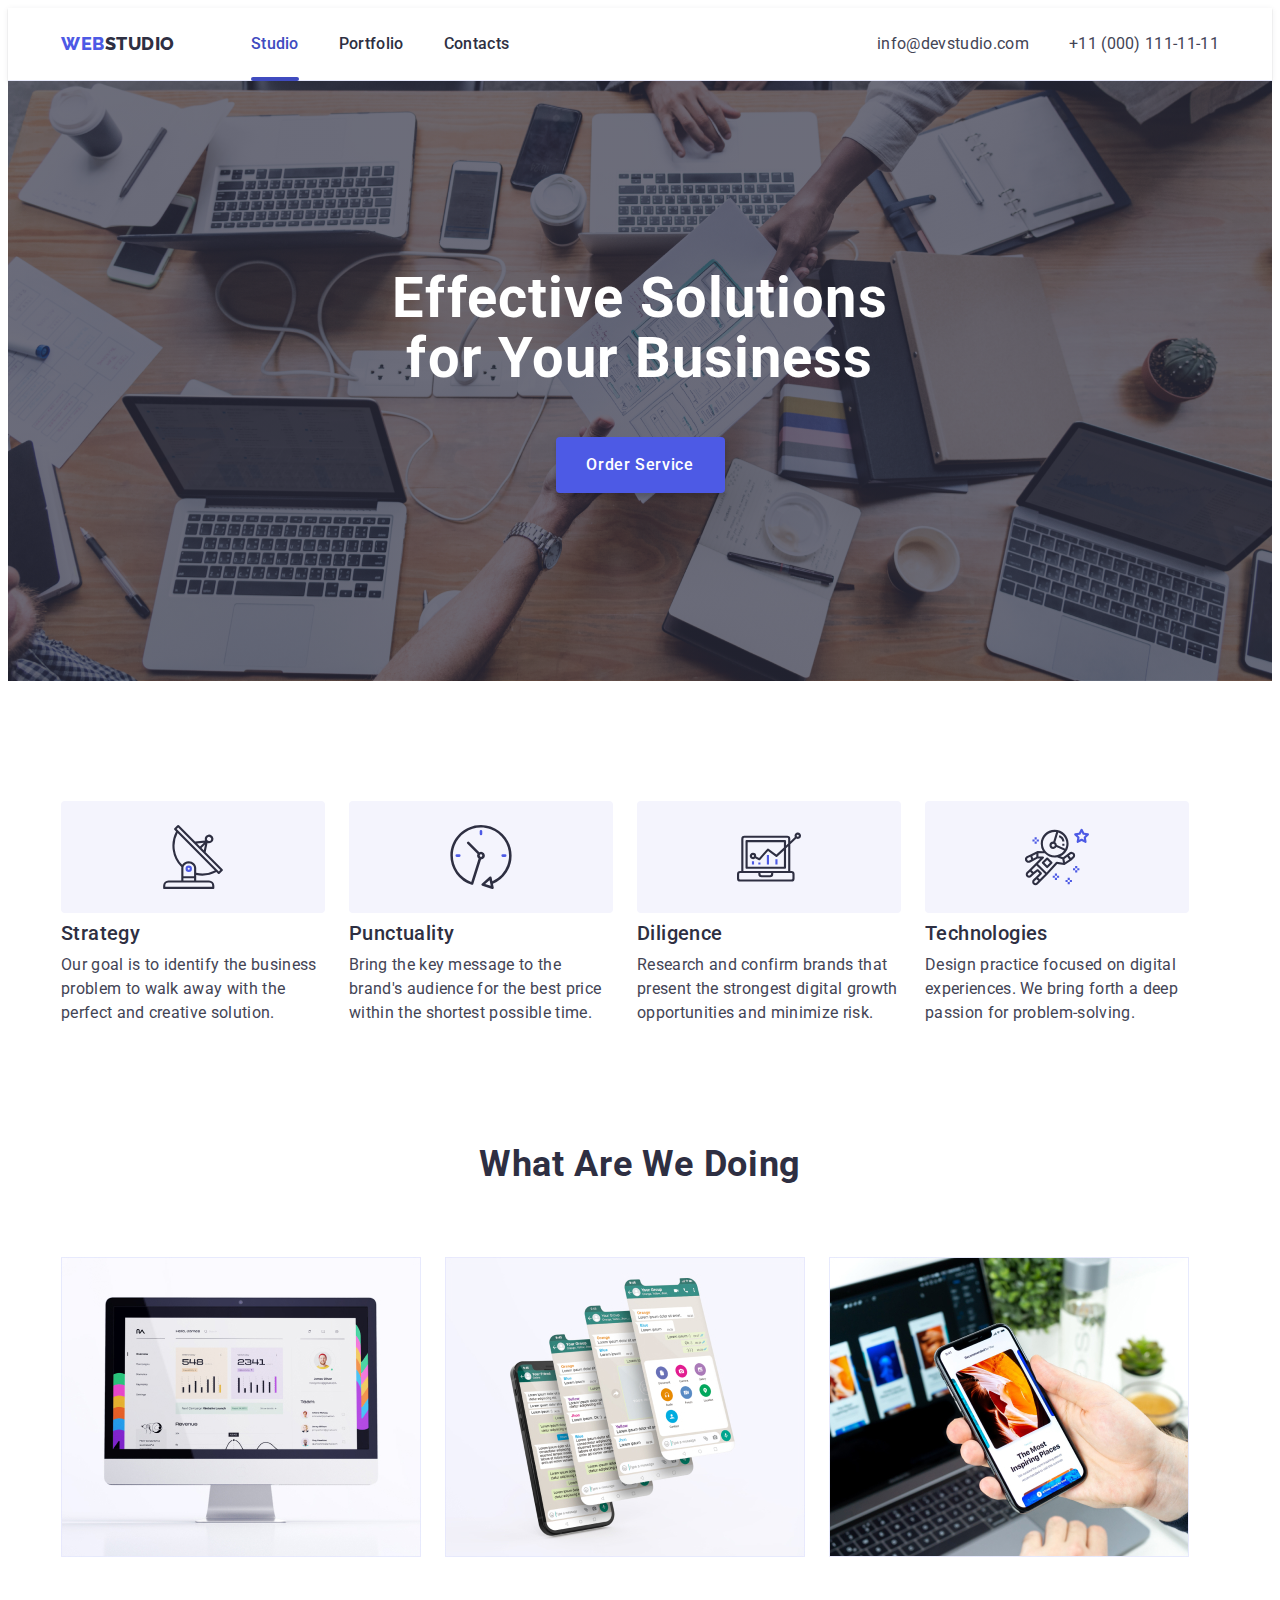
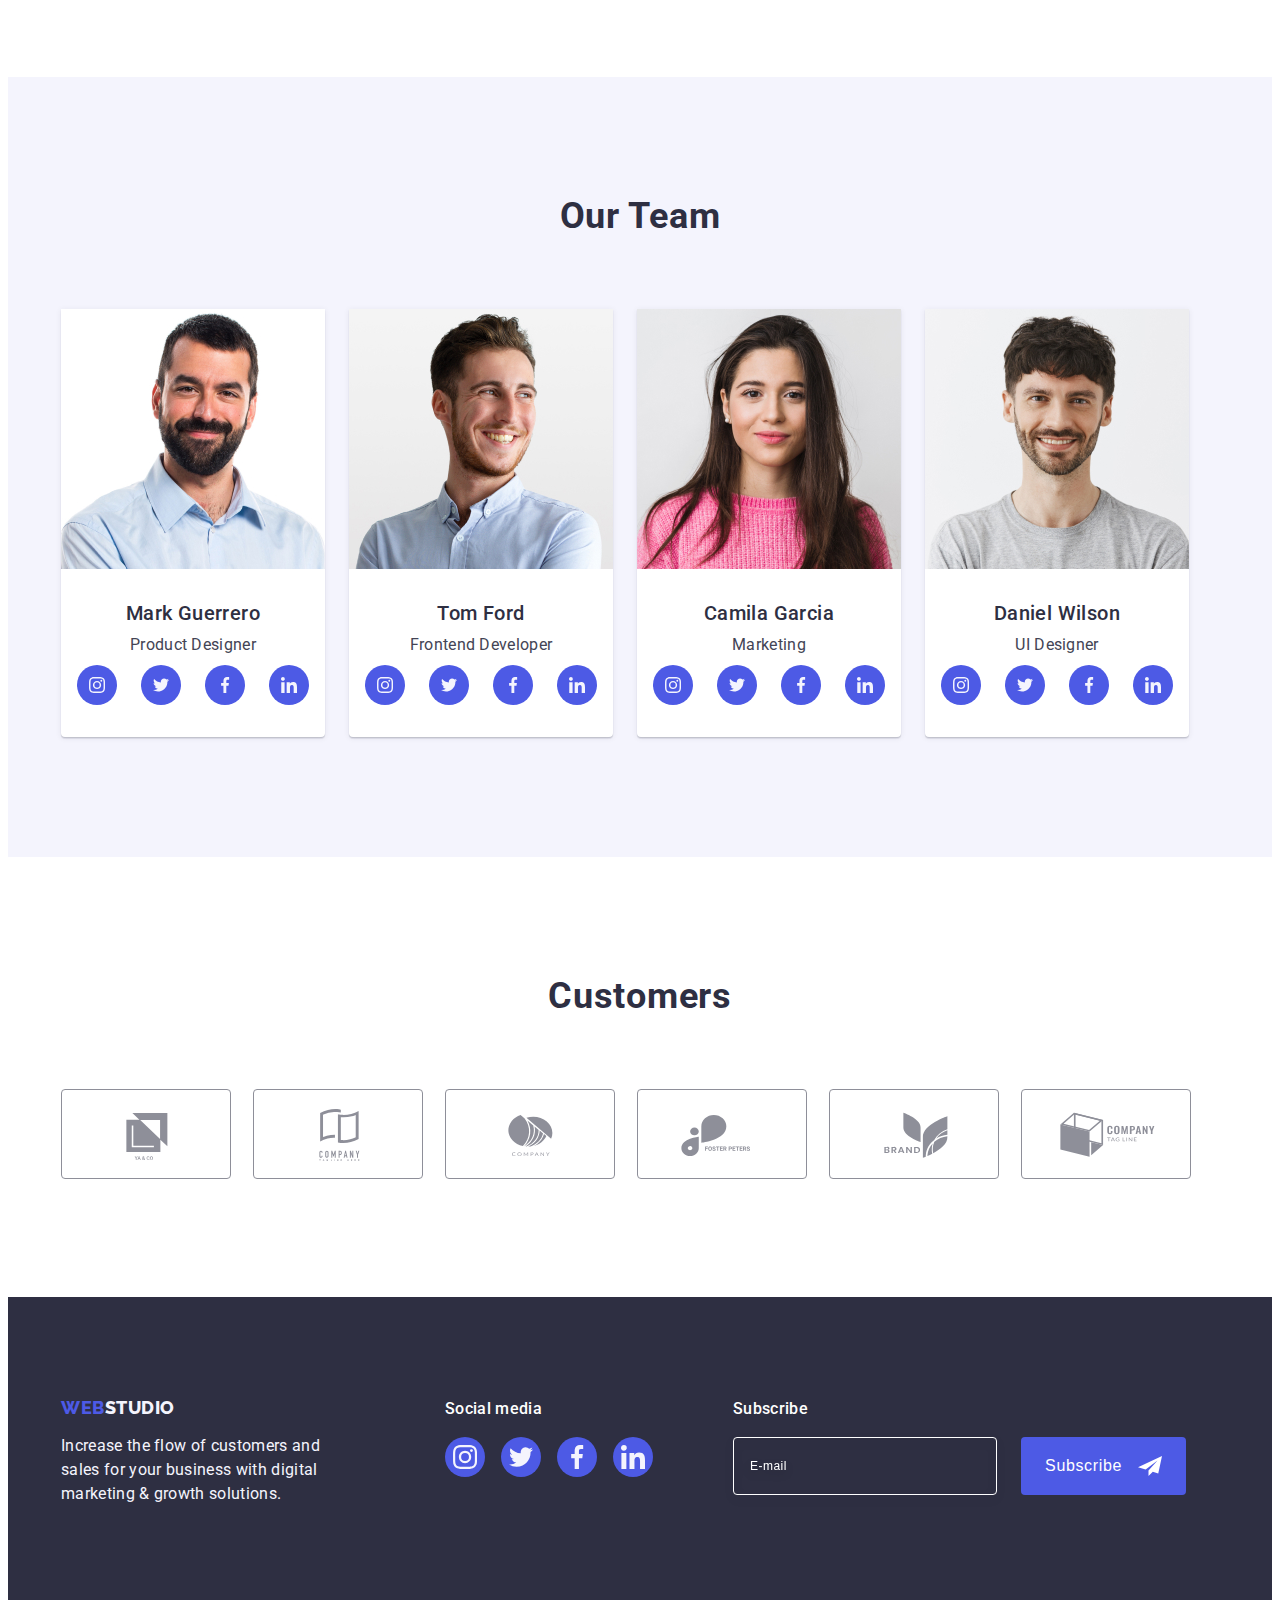
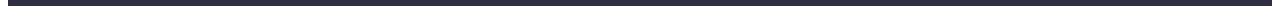
<file: index.html>
<!DOCTYPE html>
<html lang="en">
  <head>
    <meta charset="UTF-8" />
    <meta http-equiv="X-UA-Compatible" content="IE=edge" />
    <meta name="viewport" content="width=device-width, initial-scale=1.0" />
    <title>Studio</title>
    <link rel="preconnect" href="https://fonts.googleapis.com" />
    <link rel="preconnect" href="https://fonts.gstatic.com" crossorigin />
    <link
      href="https://fonts.googleapis.com/css2?family=Raleway:wght@400;600;700;800&family=Roboto:wght@400;500;700;900&display=swap"
      rel="stylesheet"
    />
    <link
      rel="stylesheet"
      href="https://cdnjs.cloudflare.com/ajax/libs/modern-normalize/1.1.0/modern-normalize.min.css"
      integrity="sha512-wpPYUAdjBVSE4KJnH1VR1HeZfpl1ub8YT/NKx4PuQ5NmX2tKuGu6U/JRp5y+Y8XG2tV+wKQpNHVUX03MfMFn9Q=="
      crossorigin="anonymous"
      referrerpolicy="no-referrer"
    />
    <link rel="stylesheet" href="./css/styles.css" />
  </head>

  <body>
    <header class="header">
      <div class="container header-container">
        <nav class="header-navigation">
          <a href="./index.html" class="logo-web link"
            >Web<span class="logo-studio link">Studio</span></a
          >
          <ul class="header-list list">
            <li class="header-item">
              <a class="header-link link active-page" href="./index.html"
                >Studio</a
              >
            </li>
            <li class="header-item">
              <a class="header-link link" href="./portfolio.html">Portfolio</a>
            </li>
            <li class="header-item">
              <a class="header-link link" href="">Contacts</a>
            </li>
          </ul>
        </nav>

        <address class="header-address">
          <ul class="address-list list">
            <li class="address-email">
              <a class="address-link link" href="mailto:info@devstudio.com"
                >info@devstudio.com</a
              >
            </li>
            <li class="address-phone">
              <a class="address-link link" href="tel:+110001111111"
                >+11 (000) 111-11-11</a
              >
            </li>
          </ul>
        </address>
      </div>
    </header>

    <main>
      <section class="hero">
        <div class="container">
          <h1 class="hero-title">Effective Solutions for Your Business</h1>
          <button class="hero-button" data-modal-open type="submit">
            Order Service
          </button>
        </div>
      </section>

      <section class="features section">
        <div class="container">
          <h2 class="features-main-title visually-hidden">Features</h2>
          <ul class="features-list list">
            <li class="features-item">
              <div class="features-item-bgr">
                <svg class="features-icon">
                  <use href="./images/icons.svg#icon-antenna"></use>
                </svg>
              </div>
              <h3 class="features-title">Strategy</h3>
              <p class="features-text">
                Our goal is to identify the business problem to walk away with
                the perfect and creative solution.
              </p>
            </li>
            <li class="features-item">
              <div class="features-item-bgr">
                <svg class="features-icon">
                  <use href="./images/icons.svg#icon-clock"></use>
                </svg>
              </div>
              <h3 class="features-title">Punctuality</h3>
              <p class="features-text">
                Bring the key message to the brand's audience for the best price
                within the shortest possible time.
              </p>
            </li>
            <li class="features-item">
              <div class="features-item-bgr">
                <svg class="features-icon">
                  <use href="./images/icons.svg#icon-diagram"></use>
                </svg>
              </div>
              <h3 class="features-title">Diligence</h3>
              <p class="features-text">
                Research and confirm brands that present the strongest digital
                growth opportunities and minimize risk.
              </p>
            </li>
            <li class="features-item">
              <div class="features-item-bgr">
                <svg class="features-icon">
                  <use href="./images/icons.svg#icon-astronaut"></use>
                </svg>
              </div>
              <h3 class="features-title">Technologies</h3>
              <p class="features-text">
                Design practice focused on digital experiences. We bring forth a
                deep passion for problem-solving.
              </p>
            </li>
          </ul>
        </div>
      </section>

      <section class="doing">
        <div class="container">
          <h2 class="doing-title">What are we doing</h2>
          <ul class="doing-list list">
            <li class="doing-img">
              <img
                src="./images/what-img1.jpg"
                alt="PC"
                width="360"
                height="300"
              />
            </li>
            <li class="doing-img">
              <img
                src="./images/what-img2.jpg"
                alt="Phone"
                width="360"
                height="300"
              />
            </li>
            <li class="doing-img">
              <img
                src="./images/what-img3.jpg"
                alt="PC and Phone"
                width="360"
                height="300"
              />
            </li>
          </ul>
        </div>
      </section>

      <section class="team">
        <div class="container">
          <h2 class="team-title">Our Team</h2>
          <ul class="team-list list">
            <li class="team-member">
              <img
                src="./images/our-team-img4.jpg"
                alt="Product Designer"
                width="264"
                height="260"
              />
              <div class="card-content">
                <h3 class="member-name">Mark Guerrero</h3>
                <p class="member-text">Product Designer</p>
                <ul class="member-soc-list list">
                  <li class="member-soc-item">
                    <a class="member-soc-link link" href="#">
                      <svg class="member-soc-icon" width="16" height="16">
                        <use href="./images/icons.svg#icon-instagram"></use>
                      </svg>
                    </a>
                  </li>
                  <li class="member-soc-item">
                    <a class="member-soc-link link" href="#">
                      <svg class="member-soc-icon" width="16" height="16">
                        <use href="./images/icons.svg#icon-twitter"></use>
                      </svg>
                    </a>
                  </li>
                  <li class="member-soc-item">
                    <a class="member-soc-link link" href="#">
                      <svg class="member-soc-icon" width="16" height="16">
                        <use href="./images/icons.svg#icon-facebook"></use>
                      </svg>
                    </a>
                  </li>
                  <li class="member-soc-item">
                    <a class="member-soc-link link" href="#">
                      <svg class="member-soc-icon" width="16" height="16">
                        <use href="./images/icons.svg#icon-linkedin"></use>
                      </svg>
                    </a>
                  </li>
                </ul>
              </div>
            </li>
            <li class="team-member">
              <img
                src="./images/our-team-img5.jpg"
                alt="Frontend Developer"
                width="264"
                height="260"
              />
              <div class="card-content">
                <h3 class="member-name">Tom Ford</h3>
                <p class="member-text">Frontend Developer</p>
                <ul class="member-soc-list list">
                  <li class="member-soc-item">
                    <a class="member-soc-link link" href="#">
                      <svg class="member-soc-icon" width="16" height="16">
                        <use href="./images/icons.svg#icon-instagram"></use>
                      </svg>
                    </a>
                  </li>
                  <li class="member-soc-item">
                    <a class="member-soc-link link" href="#">
                      <svg class="member-soc-icon" width="16" height="16">
                        <use href="./images/icons.svg#icon-twitter"></use>
                      </svg>
                    </a>
                  </li>
                  <li class="member-soc-item">
                    <a class="member-soc-link link" href="#">
                      <svg class="member-soc-icon" width="16" height="16">
                        <use href="./images/icons.svg#icon-facebook"></use>
                      </svg>
                    </a>
                  </li>
                  <li class="member-soc-item">
                    <a class="member-soc-link link" href="#">
                      <svg class="member-soc-icon" width="16" height="16">
                        <use href="./images/icons.svg#icon-linkedin"></use>
                      </svg>
                    </a>
                  </li>
                </ul>
              </div>
            </li>
            <li class="team-member">
              <img
                src="./images/our-team-img6.jpg"
                alt="Marketing"
                width="264"
                height="260"
              />
              <div class="card-content">
                <h3 class="member-name">Camila Garcia</h3>
                <p class="member-text">Marketing</p>
                <ul class="member-soc-list list">
                  <li class="member-soc-item">
                    <a class="member-soc-link link" href="#">
                      <svg class="member-soc-icon" width="16" height="16">
                        <use href="./images/icons.svg#icon-instagram"></use>
                      </svg>
                    </a>
                  </li>
                  <li class="member-soc-item">
                    <a class="member-soc-link link" href="#">
                      <svg class="member-soc-icon" width="16" height="16">
                        <use href="./images/icons.svg#icon-twitter"></use>
                      </svg>
                    </a>
                  </li>
                  <li class="member-soc-item">
                    <a class="member-soc-link link" href="#">
                      <svg class="member-soc-icon" width="16" height="16">
                        <use href="./images/icons.svg#icon-facebook"></use>
                      </svg>
                    </a>
                  </li>
                  <li class="member-soc-item">
                    <a class="member-soc-link link" href="#">
                      <svg class="member-soc-icon" width="16" height="16">
                        <use href="./images/icons.svg#icon-linkedin"></use>
                      </svg>
                    </a>
                  </li>
                </ul>
              </div>
            </li>
            <li class="team-member">
              <img
                src="./images/our-team-img7.jpg"
                alt="UI Designer"
                width="264"
                height="260"
              />
              <div class="card-content">
                <h3 class="member-name">Daniel Wilson</h3>
                <p class="member-text">UI Designer</p>
                <ul class="member-soc-list list">
                  <li class="member-soc-item">
                    <a class="member-soc-link link" href="#">
                      <svg class="member-soc-icon" width="16" height="16">
                        <use href="./images/icons.svg#icon-instagram"></use>
                      </svg>
                    </a>
                  </li>
                  <li class="member-soc-item">
                    <a class="member-soc-link link" href="#">
                      <svg class="member-soc-icon" width="16" height="16">
                        <use href="./images/icons.svg#icon-twitter"></use>
                      </svg>
                    </a>
                  </li>
                  <li class="member-soc-item">
                    <a class="member-soc-link link" href="#">
                      <svg class="member-soc-icon" width="16" height="16">
                        <use href="./images/icons.svg#icon-facebook"></use>
                      </svg>
                    </a>
                  </li>
                  <li class="member-soc-item">
                    <a class="member-soc-link link" href="#">
                      <svg class="member-soc-icon" width="16" height="16">
                        <use href="./images/icons.svg#icon-linkedin"></use>
                      </svg>
                    </a>
                  </li>
                </ul>
              </div>
            </li>
          </ul>
        </div>
      </section>

      <section class="customers">
        <div class="container">
          <h2 class="customers-title">Customers</h2>
          <ul class="customers-list list">
            <li class="customers-item">
              <a class="customers-item-link link" href="#">
                <svg class="customers-item-icon" width="104" height="56">
                  <use href="./images/icons.svg#icon-logo-yaco"></use>
                </svg>
              </a>
            </li>
            <li class="customers-item">
              <a class="customers-item-link link" href="#">
                <svg class="customers-item-icon" width="104" height="56">
                  <use href="./images/icons.svg#icon-logo-company"></use>
                </svg>
              </a>
            </li>
            <li class="customers-item">
              <a class="customers-item-link link" href="#">
                <svg class="customers-item-icon" width="104" height="56">
                  <use href="./images/icons.svg#icon-logo-company2"></use>
                </svg>
              </a>
            </li>
            <li class="customers-item">
              <a class="customers-item-link link" href="#">
                <svg class="customers-item-icon" width="104" height="56">
                  <use href="./images/icons.svg#icon-logo-foster"></use>
                </svg>
              </a>
            </li>
            <li class="customers-item">
              <a class="customers-item-link link" href="#">
                <svg class="customers-item-icon" width="104" height="56">
                  <use href="./images/icons.svg#icon-logo-brand"></use>
                </svg>
              </a>
            </li>
            <li class="customers-item">
              <a class="customers-item-link link" href="#">
                <svg class="customers-item-icon" width="104" height="56">
                  <use href="./images/icons.svg#icon-logo-tagline"></use>
                </svg>
              </a>
            </li>
          </ul>
        </div>
      </section>
    </main>

    <footer class="footer">
      <div class="footer-container container">
        <div class="footer-logo">
          <a href="./index.html" class="footer-logo-web link"
            >Web<span class="footer-logo-studio link">Studio</span></a
          >
          <p class="footer-text">
            Increase the flow of customers and sales for your business with
            digital marketing & growth solutions.
          </p>
        </div>

        <div class="footer-soc-media">
          <h3 class="footer-soc-title">Social media</h3>
          <ul class="footer-soc-list list">
            <li class="footer-soc-item">
              <a class="footer-soc-link link" href="#">
                <svg class="footer-soc-icon" width="24" height="24">
                  <use href="./images/icons.svg#icon-instagram"></use>
                </svg>
              </a>
            </li>
            <li class="footer-soc-item">
              <a class="footer-soc-link link" href="#">
                <svg class="footer-soc-icon" width="24" height="24">
                  <use href="./images/icons.svg#icon-twitter"></use>
                </svg>
              </a>
            </li>
            <li class="footer-soc-item">
              <a class="footer-soc-link link" href="#">
                <svg class="footer-soc-icon" width="24" height="24">
                  <use href="./images/icons.svg#icon-facebook"></use>
                </svg>
              </a>
            </li>
            <li class="footer-soc-item">
              <a class="footer-soc-link link" href="#">
                <svg class="footer-soc-icon" width="24" height="24">
                  <use href="./images/icons.svg#icon-linkedin"></use>
                </svg>
              </a>
            </li>
          </ul>
        </div>

        <div class="footer-subscribe">
          <p class="footer-form-title">Subscribe</p>
          <form class="footer-form">
            <input
              type="text"
              class="footer-input"
              name="user-email"
              placeholder="E-mail"
            />
            <button class="footer-subscribe-button" type="submit">
              <span class="subscribe-button-text"
                >Subscribe
                <svg class="footer-button-icon" width="24" height="24">
                  <use href="./images/icons.svg#icon-footer-subscribe"></use>
                </svg>
              </span>
            </button>
          </form>
        </div>
      </div>
    </footer>

    <div class="backdrop is-hidden" data-modal>
      <div class="modal">
        <button type="button" class="modal-close-btn" data-modal-close>
          <svg class="modal-close-icon" width="8" height="8">
            <use href="./images/icons.svg#icon-close-button"></use>
          </svg>
        </button>
        <p class="modal-title">Leave your contacts and we will call you back</p>
        <form class="modal-form">
          <label for="user-name" class="input-text">Name</label>
          <div class="modal-input-wrap">
            <input
              class="modal-input"
              id="user-name"
              name="user-name"
              type="text"
              required
            />
            <svg class="modal-icon" width="18" height="18">
              <use href="./images/icons.svg#icon-modal-person"></use>
            </svg>
          </div>
          <label for="user-phone" class="input-text">Phone</label>
          <div class="modal-input-wrap">
            <input
              class="modal-input"
              id="user-phone"
              name="user-phone"
              type="tel"
              required
            />
            <svg class="modal-icon" width="18" height="24">
              <use href="./images/icons.svg#icon-modal-phone"></use>
            </svg>
          </div>
          <label for="user-email" class="input-text">Email</label>
          <div class="modal-input-wrap">
            <input
              class="modal-input"
              id="user-email"
              name="user-email"
              type="email"
            />
            <svg class="modal-icon" width="18" height="24">
              <use href="./images/icons.svg#icon-modal-email"></use>
            </svg>
          </div>
          <label for="user-comment" class="input-text">Comment</label>
          <div class="modal-comment-wrap">
            <textarea
              name="user-text"
              id="user-comment"
              class="modal-textarea"
              placeholder="Text input"
            ></textarea>
            <input
              class="input-check visually-hidden"
              id="privacy"
              name="privacy"
              type="checkbox"
              value="true"
            />
          </div>
          <label for="privacy" class="check-text">
            <span>
              <svg class="check-icon" width="10" height="8">
                <use href="./images/icons.svg#icon-check"></use>
              </svg>
            </span>
            I accept the terms and conditions of the&nbsp;<a
              href=""
              class="privacy-policy"
              >Privacy Policy</a
            >
          </label>
          <button type="submit" class="modal-button-submit">Send</button>
        </form>
      </div>
    </div>
    <script src="./js/modal.js"></script>
  </body>
</html>
</file>
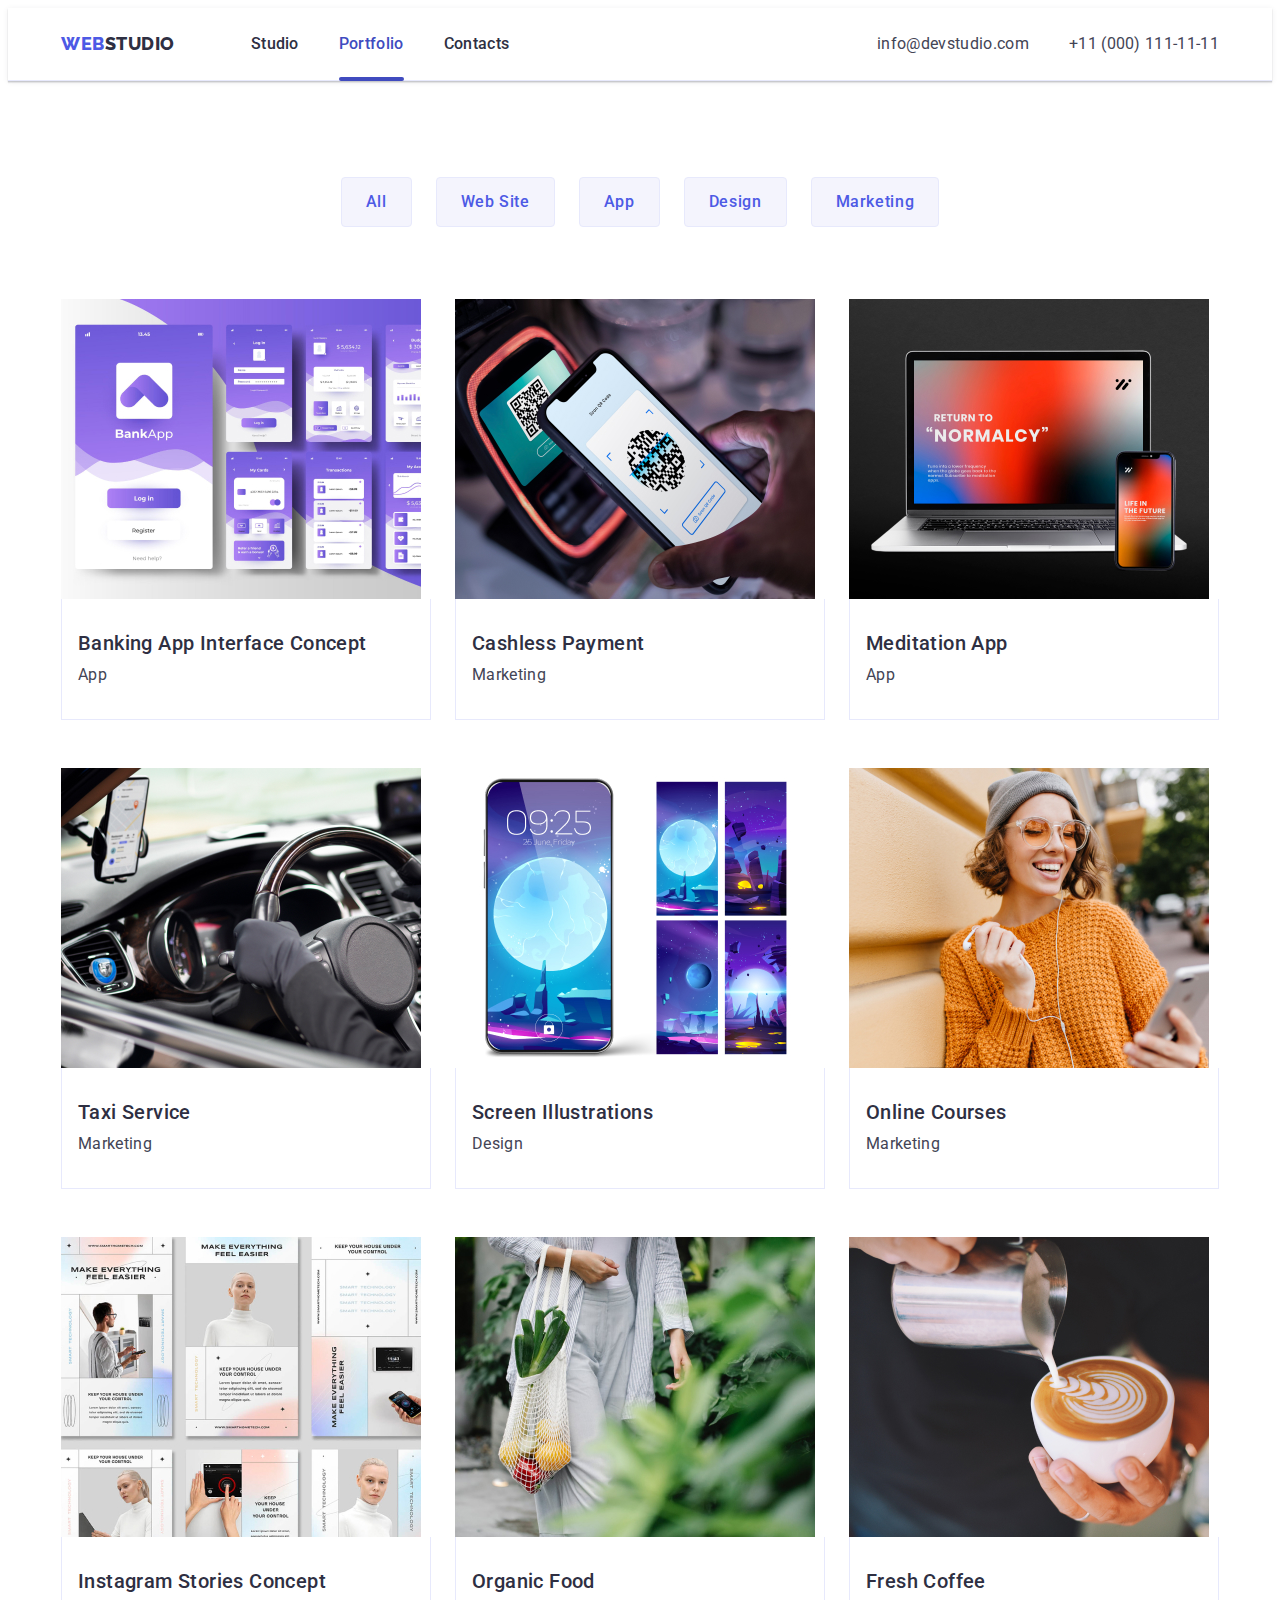
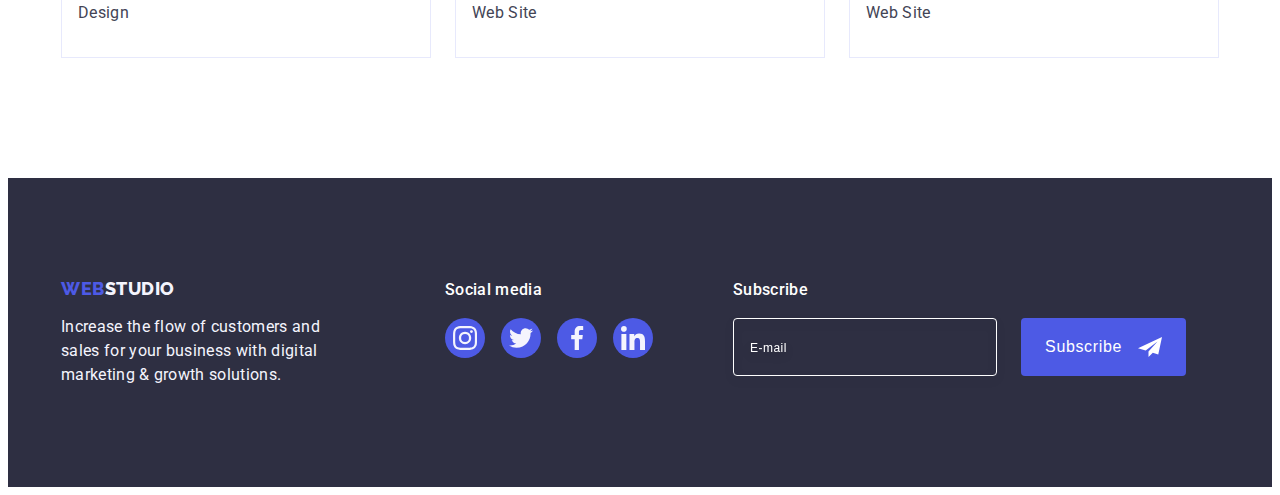
<file: portfolio.html>
<!DOCTYPE html>
<html lang="en">
  <head>
    <meta charset="UTF-8" />
    <meta http-equiv="X-UA-Compatible" content="IE=edge" />
    <meta name="viewport" content="width=device-width, initial-scale=1.0" />
    <title>Portfolio</title>
    <link rel="preconnect" href="https://fonts.googleapis.com" />
    <link rel="preconnect" href="https://fonts.gstatic.com" crossorigin />
    <link
      href="https://fonts.googleapis.com/css2?family=Raleway:wght@400;600;700;800&family=Roboto:wght@400;500;700;900&display=swap"
      rel="stylesheet"
    />
    <link
      rel="stylesheet"
      href="https://cdnjs.cloudflare.com/ajax/libs/modern-normalize/1.1.0/modern-normalize.min.css"
      integrity="sha512-wpPYUAdjBVSE4KJnH1VR1HeZfpl1ub8YT/NKx4PuQ5NmX2tKuGu6U/JRp5y+Y8XG2tV+wKQpNHVUX03MfMFn9Q=="
      crossorigin="anonymous"
      referrerpolicy="no-referrer"
    />
    <link rel="stylesheet" href="./css/styles.css" />
  </head>

  <body>
    <header class="header">
      <div class="container header-container">
        <nav class="header-navigation">
          <a href="./index.html" class="logo-web link"
            >Web<span class="logo-studio link">Studio</span></a
          >
          <ul class="header-list list">
            <li class="header-item">
              <a class="header-link link" href="./index.html">Studio</a>
            </li>
            <li class="header-item">
              <a class="header-link link active-page" href="./portfolio.html"
                >Portfolio</a
              >
            </li>
            <li class="header-item">
              <a class="header-link link" href="">Contacts</a>
            </li>
          </ul>
        </nav>

        <address class="header-address">
          <ul class="address-list list">
            <li class="address-email">
              <a class="address-link link" href="mailto:info@devstudio.com"
                >info@devstudio.com</a
              >
            </li>
            <li class="address-phone">
              <a class="address-link link" href="tel:+110001111111"
                >+11 (000) 111-11-11</a
              >
            </li>
          </ul>
        </address>
      </div>
    </header>

    <main class="main-portfolio">
      <section class="filters">
        <div class="container">
          <h1 class="visually-hidden">Portfolio</h1>
          <ul class="filters-list list">
            <li class="filters-item">
              <button type="button" class="filter-btn">All</button>
            </li>
            <li class="filters-item">
              <button type="button" class="filter-btn">Web Site</button>
            </li>
            <li class="filters-item">
              <button type="button" class="filter-btn">App</button>
            </li>
            <li class="filters-item">
              <button type="button" class="filter-btn">Design</button>
            </li>
            <li class="filters-item">
              <button type="button" class="filter-btn">Marketing</button>
            </li>
          </ul>

          <ul class="functionality-list list">
            <li class="functionality-item">
              <a class="functionality-link link" href="#">
                <div class="functionality-wrap">
                  <img
                    src="./images/banking-app-img1.jpg"
                    alt="Banking App Interface Concept"
                    width="360"
                    height="300"
                  />
                  <p class="functionality-overlay-text">
                    14 Stylish and User-Friendly App Design Concepts · Task
                    Manager App · Calorie Tracker App · Exotic Fruit Ecommerce
                    App · Cloud Storage App
                  </p>
                </div>
                <div class="functionality-card">
                  <h2 class="functionality-title">
                    Banking App Interface Concept
                  </h2>
                  <p class="functionality-text">App</p>
                </div>
              </a>
            </li>
            <li class="functionality-item">
              <a class="functionality-link link" href="#">
                <div class="functionality-wrap">
                  <img
                    src="./images/cashless-payment-img2.jpg"
                    alt="Cashless Payment"
                    width="360"
                    height="300"
                  />
                  <p class="functionality-overlay-text">
                    14 Stylish and User-Friendly App Design Concepts · Task
                    Manager App · Calorie Tracker App · Exotic Fruit Ecommerce
                    App · Cloud Storage App
                  </p>
                </div>
                <div class="functionality-card">
                  <h2 class="functionality-title">Cashless Payment</h2>
                  <p class="functionality-text">Marketing</p>
                </div>
              </a>
            </li>
            <li class="functionality-item">
              <a class="functionality-link link" href="#">
                <div class="functionality-wrap">
                  <img
                    src="./images/meditation-app-img3.jpg"
                    alt="Meditation App"
                    width="360"
                    height="300"
                  />
                  <p class="functionality-overlay-text">
                    14 Stylish and User-Friendly App Design Concepts · Task
                    Manager App · Calorie Tracker App · Exotic Fruit Ecommerce
                    App · Cloud Storage App
                  </p>
                </div>
                <div class="functionality-card">
                  <h2 class="functionality-title">Meditation App</h2>
                  <p class="functionality-text">App</p>
                </div>
              </a>
            </li>
            <li class="functionality-item">
              <a class="functionality-link link" href="#">
                <div class="functionality-wrap">
                  <img
                    src="./images/taxi-service-img4.jpg"
                    alt="Taxi Service"
                    width="360"
                    height="300"
                  />
                  <p class="functionality-overlay-text">
                    14 Stylish and User-Friendly App Design Concepts · Task
                    Manager App · Calorie Tracker App · Exotic Fruit Ecommerce
                    App · Cloud Storage App
                  </p>
                </div>
                <div class="functionality-card">
                  <h2 class="functionality-title">Taxi Service</h2>
                  <p class="functionality-text">Marketing</p>
                </div>
              </a>
            </li>
            <li class="functionality-item">
              <a class="functionality-link link" href="#">
                <div class="functionality-wrap">
                  <img
                    src="./images/screen-illustrations-img5.jpg"
                    alt="Screen Illustrations"
                    width="360"
                    height="300"
                  />
                  <p class="functionality-overlay-text">
                    14 Stylish and User-Friendly App Design Concepts · Task
                    Manager App · Calorie Tracker App · Exotic Fruit Ecommerce
                    App · Cloud Storage App
                  </p>
                </div>
                <div class="functionality-card">
                  <h2 class="functionality-title">Screen Illustrations</h2>
                  <p class="functionality-text">Design</p>
                </div>
              </a>
            </li>
            <li class="functionality-item">
              <a class="functionality-link link" href="#">
                <div class="functionality-wrap">
                  <img
                    src="./images/online-courses-img6.jpg"
                    alt="Online Courses"
                    width="360"
                    height="300"
                  />
                  <p class="functionality-overlay-text">
                    14 Stylish and User-Friendly App Design Concepts · Task
                    Manager App · Calorie Tracker App · Exotic Fruit Ecommerce
                    App · Cloud Storage App
                  </p>
                </div>
                <div class="functionality-card">
                  <h2 class="functionality-title">Online Courses</h2>
                  <p class="functionality-text">Marketing</p>
                </div>
              </a>
            </li>
            <li class="functionality-item">
              <a class="functionality-link link" href="#">
                <div class="functionality-wrap">
                  <img
                    src="./images/instagram-stories-img7.jpg"
                    alt="Instagram Stories Concept"
                    width="360"
                    height="300"
                  />
                  <p class="functionality-overlay-text">
                    14 Stylish and User-Friendly App Design Concepts · Task
                    Manager App · Calorie Tracker App · Exotic Fruit Ecommerce
                    App · Cloud Storage App
                  </p>
                </div>
                <div class="functionality-card">
                  <h2 class="functionality-title">Instagram Stories Concept</h2>
                  <p class="functionality-text">Design</p>
                </div>
              </a>
            </li>
            <li class="functionality-item">
              <a class="functionality-link link" href="#">
                <div class="functionality-wrap">
                  <img
                    src="./images/organic-food-img8.jpg"
                    alt="Organic Food"
                    width="360"
                    height="300"
                  />
                  <p class="functionality-overlay-text">
                    14 Stylish and User-Friendly App Design Concepts · Task
                    Manager App · Calorie Tracker App · Exotic Fruit Ecommerce
                    App · Cloud Storage App
                  </p>
                </div>
                <div class="functionality-card">
                  <h2 class="functionality-title">Organic Food</h2>
                  <p class="functionality-text">Web Site</p>
                </div>
              </a>
            </li>
            <li class="functionality-item">
              <a class="functionality-link link" href="#">
                <div class="functionality-wrap">
                  <img
                    src="./images/fresh-coffee-img9.jpg"
                    alt="Fresh Coffee"
                    width="360"
                    height="300"
                  />
                  <p class="functionality-overlay-text">
                    14 Stylish and User-Friendly App Design Concepts · Task
                    Manager App · Calorie Tracker App · Exotic Fruit Ecommerce
                    App · Cloud Storage App
                  </p>
                </div>
                <div class="functionality-card">
                  <h2 class="functionality-title">Fresh Coffee</h2>
                  <p class="functionality-text">Web Site</p>
                </div>
              </a>
            </li>
          </ul>
        </div>
      </section>
    </main>

    <footer class="footer">
      <div class="footer-container container">
        <div class="footer-logo">
          <a href="./index.html" class="footer-logo-web link"
            >Web<span class="footer-logo-studio link">Studio</span></a
          >
          <p class="footer-text">
            Increase the flow of customers and sales for your business with
            digital marketing & growth solutions.
          </p>
        </div>

        <div class="footer-soc-media">
          <h3 class="footer-soc-title">Social media</h3>
          <ul class="footer-soc-list list">
            <li class="footer-soc-item">
              <a class="footer-soc-link link" href="#">
                <svg class="footer-soc-icon" width="24" height="24">
                  <use href="./images/icons.svg#icon-instagram"></use>
                </svg>
              </a>
            </li>
            <li class="footer-soc-item">
              <a class="footer-soc-link link" href="#">
                <svg class="footer-soc-icon" width="24" height="24">
                  <use href="./images/icons.svg#icon-twitter"></use>
                </svg>
              </a>
            </li>
            <li class="footer-soc-item">
              <a class="footer-soc-link link" href="#">
                <svg class="footer-soc-icon" width="24" height="24">
                  <use href="./images/icons.svg#icon-facebook"></use>
                </svg>
              </a>
            </li>
            <li class="footer-soc-item">
              <a class="footer-soc-link link" href="#">
                <svg class="footer-soc-icon" width="24" height="24">
                  <use href="./images/icons.svg#icon-linkedin"></use>
                </svg>
              </a>
            </li>
          </ul>
        </div>

        <div class="footer-subscribe">
          <p class="footer-form-title">Subscribe</p>
          <form class="footer-form">
            <input
              type="text"
              class="footer-input"
              name="user-email"
              placeholder="E-mail"
            />
            <button class="footer-subscribe-button" type="submit">
              <span class="subscribe-button-text"
                >Subscribe
                <svg class="footer-button-icon" width="24" height="24">
                  <use href="./images/icons.svg#icon-footer-subscribe"></use>
                </svg>
              </span>
            </button>
          </form>
        </div>
      </div>
    </footer>
  </body>
</html>
</file>
<file: css/styles.css>
:root {
    --overlay-shadows-headings: #2E2F42;
    --text-color: #434455;
    --text-card-background: #FFFFFF;
    --background-accent-color: #E7E9FC;
    --light-background-color: #F4F4FD;
    --links-active-color: #4D5AE5;
    --pressed-hover-color: #404BBF;
    --transition-dur-func: 250ms cubic-bezier(0.4, 0, 0.2, 1);
}

p,h1,h2,h3,h4,h5,h6 {
    margin: 0;
}

ul {
    margin: 0;
    padding-left: 0;
}

img {
    display: block;
    max-width: 100%;
    height: auto;
}


body {
    font-family: 'Roboto', sans-serif;
    font-size: 16px;
    color: var(--text-color);
    background-color: var(--text-card-background);
}

.list {
    list-style: none;
}

.link {
    text-decoration: none;
}

.visually-hidden {
    position: absolute;
    width: 1px;
    height: 1px;
    margin: -1px;
    border: 0;
    padding: 0;
    white-space: nowrap;
    clip-path: inset(100%);
    clip: rect(0 0 0 0);
    overflow: hidden;
}

.container {
    max-width: 1158px;
    padding: 0 15px;
    margin: 0 auto;
}
.section {
    padding-top: 120px;
    padding-bottom: 120px;
}

/* ----------------------------------HEADER---------------------------------------------------------*/

.header {
    padding: 24px 0;
    border-bottom: 1px solid var(--background-accent-color);
    box-shadow: 0px 2px 1px rgba(46, 47, 66, 0.08), 0px 1px 1px rgba(46, 47, 66, 0.16), 0px 1px 6px rgba(46, 47, 66, 0.08);
}

.header-list {
    display: flex;
    gap: 40px;
}

.address-list {
    display: flex;
    gap: 40px;
}

.header-navigation {
    display: flex;
    align-items: center;
    margin-right: auto;
}

.header-container {
    display: flex;
}

.logo-web {
    font-family: 'Raleway', sans-serif;
    font-weight: 800;
    font-size: 18px; 
    line-height: 1.17;
    letter-spacing: 0.03em;
    text-transform: uppercase;
    color: var(--links-active-color);
    margin-right: 76px;
}

.logo-studio {
    font-family: 'Raleway', sans-serif;
    font-weight: 800;
    font-size: 18px;
    line-height: 1.17;
    letter-spacing: 0.03em;
    text-transform: uppercase;
    color: var(--overlay-shadows-headings);
}

.header-link {
    font-weight: 500;
    line-height: 1.5;
    letter-spacing: 0.02em;
    color: var(--overlay-shadows-headings);
    transition: color var(--transition-dur-func);
}

.active-page {
    position: relative;
    color: var(--pressed-hover-color);

}
.active-page::after {
    position: absolute;
    left: 0;
    bottom: -28px;
    content: '';
    width: 100%;
    height: 4px;
    background-color: var(--pressed-hover-color);
    border-radius: 2px;
}

.header-link:is(:hover, :focus) {
    color: var(--pressed-hover-color);
}
.header-address {
    font-style: normal;
}

.address-link {
    font-style: normal;
    line-height: 1.5;
    letter-spacing: 0.02em;   
    color: var(--text-color);
    transition: color var(--transition-dur-func);
}

.address-link:is(:hover, :focus) {
    color: var(--pressed-hover-color);
}

.address-email {
    font-style: normal;
}

.address-phone {
    font-style: normal;
}
/*---------------------------------------HERO-----------------------------------------------*/
.hero {
    max-width: 1440px;
    background-color: var(--overlay-shadows-headings);
    background-image: linear-gradient(rgba(46, 47, 66, 0.7), rgba(46, 47, 66, 0.7)),  url(../images/hero-bgr.jpg);
    background-repeat: no-repeat;
    background-position: center;
    background-size: cover;
    padding: 188px 0;
    text-align: center;
    margin: 0 auto;
  
}
.hero-title {
    width: 496px;
    font-weight: 700;
    font-size: 56px;
    line-height: 1.07;
    text-align: center;
    letter-spacing: 0.02em;
    color: var(--text-card-background);
    margin:0 auto;
    
}
.hero-button {
    display: block;
    min-width: 169px;
    height: 56px;
    font-family: 'Roboto', sans-serif;
    font-weight: 500;
    font-size: 16px;
    line-height: 1.5;
    letter-spacing: 0.04em;
    color: var(--text-card-background);
    cursor: pointer;
    border-radius: 4px;
    border: none;
    background: var(--links-active-color);
    box-shadow: 0px 4px 4px rgba(0, 0, 0, 0.15);
    margin: 48px auto 0 auto;
    transition: background-color var(--transition-dur-func);
}

.hero-button:is(:hover, :focus) {
    background-color: var(--pressed-hover-color);
}

/*-----------------------------------FEATURES-----------------------*/

.features-item-bgr {
    display: flex;
    justify-content: center;
    align-items: center;
    height: 112px;
    background-color: var(--light-background-color);
    border-radius: 4px;
    margin-bottom: 8px;
}

.features-icon {
    width: 64px;
    height: 64px;
}

.features-title {
    font-weight: 500;
    font-size: 20px;
    line-height: 1.2;
    letter-spacing: 0.02em;
    color: var(--overlay-shadows-headings);
    margin-bottom: 8px;
}

.features-text {
    line-height: 1.5;
    letter-spacing: 0.02em;
}


.features-item {
    width: 264px;
}

.features-list {
    display: flex;
    flex-basis: calc((100% - 72px) / 4);
    gap: 24px;
}


/*--------------------------DOING-------------------------------------*/

.doing {
    padding-bottom: 120px;
}

.doing-title {
    font-weight: 700;
    font-size: 36px;
    line-height: 1.11;
    text-align: center;
    letter-spacing: 0.02em;
    text-transform: capitalize;
    color: var(--overlay-shadows-headings);
    margin-bottom: 72px;
}

.doing-list {
    display: flex;
    flex-basis: calc((100% - 48px) / 3);
    gap: 24px;
}
/*----------------------------TEAM--------------------------*/

.team {
    background-color: var(--light-background-color);
    padding: 120px 0;
}

.team-member {
    background-color: var(--text-card-background);
    border-radius: 0px 0px 4px 4px;
    box-shadow: 0px 1px 6px rgba(46, 47, 66, 0.08), 0px 1px 1px rgba(46, 47, 66, 0.16), 0px 2px 1px rgba(46, 47, 66, 0.08);
}
.team-title {
    font-weight: 700;
    font-size: 36px;
    line-height: 1.11;
    text-align: center;
    letter-spacing: 0.02em;
    text-transform: capitalize;
    color: var(--overlay-shadows-headings);
    margin-bottom: 72px;
}

.member-name {
    font-weight: 500;
    font-size: 20px;
    line-height: 1.2;
    letter-spacing: 0.02em;
    color: var(--overlay-shadows-headings);
    margin-bottom: 8px;
}

.member-text {
    line-height: 1.5;
    letter-spacing: 0.02em;
    margin-bottom: 8px;
}
.team-list {
    display: flex;
    flex-basis: calc((100% - 72px) / 4);
    gap: 24px;
}
.card-content {
    padding: 32px 16px;
    text-align: center;
}
.member-soc-list {
    display: flex;
    justify-content: center;
    gap: 24px;
}

.member-soc-item {
    width: 40px;
    height: 40px;
}

.member-soc-link {
    width: 100%;
    height: 100%;
    border-radius: 50%;
    background-color: var(--links-active-color);
    display: flex;
    align-items: center;
    justify-content: center;
    transition: background-color var(--transition-dur-func);
}

.member-soc-link:is(:hover, :focus) {
    background-color: var(--pressed-hover-color);
}

.member-soc-icon {
    fill: var(--light-background-color);
}
/*--------------------------------CUSTOMERS-------------------------------*/
.customers {
    background-color: var(--text-card-background);
    padding: 120px 0;
}


.customers-title {
    font-weight: 700;
    font-size: 36px;
    line-height: 1.11;
    text-align: center;
    letter-spacing: 0.02em;
    color: var(--overlay-shadows-headings);
    margin-bottom: 72px;
}

.customers-list {
    display: flex;
    flex-basis: calc((100% - 120px) / 6);
    gap: 24px;
}

.customers-item {
    width: 168px;
    height: 88px;
    }

.customers-item-link {
    width: 100%;
    height: 100%;
    border: 1px solid #8E8F99;
    border-radius: 4px;
    display: flex;
    align-items: center;
    justify-content: center;
    color: #8E8F99;
    transition: border-color var(--transition-dur-func), color var(--transition-dur-func);
}

.customers-item-icon {
    fill:currentColor;
}

.customers-item-link:is(:hover,:focus) {
    border-color: var(--pressed-hover-color);
    color: var(--pressed-hover-color);
}

/*-----------------------FOOTER--------------*/

.footer-container {
    display: flex;
}

.footer {
    background: var(--overlay-shadows-headings);
    padding: 100px 0;
}

.footer-logo {
    width: 264px;
    margin-right: 120px;
}
.footer-logo-web {
    font-family: 'Raleway', sans-serif;
    font-weight: 800;
    font-size: 18px;
    line-height: 1.17;
    letter-spacing: 0.03em;
    text-transform: uppercase;
    color: var(--links-active-color);
}

.footer-logo-studio {
    font-family: 'Raleway', sans-serif;
    font-weight: 800;
    font-size: 18px;
    line-height: 1.17;
    letter-spacing: 0.03em;
    text-transform: uppercase;
    color: var(--light-background-color);
}

.footer-text {
    width: 264px;
    margin-top: 16px;
    line-height: 1.5;
    letter-spacing: 0.02em;
    color: var(--light-background-color);
}

.footer-soc-media {
    margin-right: 80px;
}

.footer-soc-title {
    font-weight: 500;
    font-size: 16px;
    line-height: 1.5;
    letter-spacing: 0.02em;
    color: var(--text-card-background);
    margin-bottom: 16px;
}

.footer-soc-list {
    display: flex;
    justify-content: center;
    gap: 16px;
}

.footer-soc-item {
    width: 40px;
    height: 40px;
}

.footer-soc-link {
    width: 100%;
    height: 100%;
    border-radius: 50%;
    background-color: var(--links-active-color);
    display: flex;
    align-items: center;
    justify-content: center;
    transition: background-color var(--transition-dur-func);
}

.footer-soc-link:is(:hover, :focus) {
    background-color: #31D0AA;
}

.footer-soc-icon {
    fill: var(--light-background-color);
}


.footer-form {
    width: 453px;
    display: flex;
}

.footer-form-input {
    display: flex;
    justify-items: center;
}

.footer-form-title {
    font-weight: 500;
    font-size: 16px;
    line-height: 1.5;    
    letter-spacing: 0.02em;
    color: var(--text-card-background);
    margin-bottom: 16px;
}

.footer-input {
    width: 264px;
    height: 40px;
    background-color: transparent;
    border: 1px solid var(--text-card-background);
    filter: drop-shadow(0px 4px 4px rgba(0, 0, 0, 0.15));
    border-radius: 4px;
    outline: transparent;
    padding: 8px 0 8px 16px;
    margin-right: 24px;
    color: var(--text-card-background);
}

.footer-input::placeholder {
    font-size: 12px;
    line-height: 2;
    letter-spacing: 0.04em;
    color: var(--text-card-background);
}

.subscribe-button-text {
    font-weight: 500;
    font-size: 16px;
    line-height: 1.5;    
    display: flex;
    align-items: center;
    text-align: center;
    letter-spacing: 0.04em;
    color: var(--text-card-background);
    gap: 16px;
}

.footer-subscribe-button {
    display: flex;
    flex-direction: row;
    justify-content: center;
    align-items: center;
    padding: 8px 24px;
    background: var(--links-active-color);
    border-radius: 4px;
    border: none;
    transition: background-color var(--transition-dur-func);
}
.footer-subscribe-button:is(:hover, :focus) {
    background-color: var(--pressed-hover-color);

}
/*--------------------------PORTFOLIO----------------------------------*/

.main-portfolio {
    padding: 96px 0 120px 0;
}
.filters-list {
    display: flex;
    flex-direction: row;
    justify-content: center;
    align-items: center;
    gap: 24px;
    margin-bottom: 72px;
} 

.filter-btn {
    font-family: 'Roboto', sans-serif;
    font-weight: 500;
    font-size: 16px;
    line-height: 1.5;
    letter-spacing: 0.04em;
    color: var(--links-active-color);
    cursor: pointer;
    border: 1px solid var(--background-accent-color);
    border-radius: 4px;
    padding: 12px 24px;
    background-color: var(--light-background-color);
    transition: color var(--transition-dur-func), background-color var(--transition-dur-func), border-color var(--transition-dur-func), box-shadow var(--transition-dur-func);
}

.filter-btn:is(:hover, :focus) {
    color: var(--text-card-background);
    background-color: var(--pressed-hover-color);
    border-color: transparent;
    box-shadow: 0px 3px 1px rgba(0, 0, 0, 0.1), 0px 2px 1px rgba(0, 0, 0, 0.08), 0px 2px 2px rgba(0, 0, 0, 0.12);
}


/*--------------------------FUNCTIONALITY----------------------------*/

.functionality-overlay-text {
    position: absolute;
    top: 0;
    font-style: normal;
    line-height: 1.5;
    letter-spacing: 0.02em;
    color: var(--light-background-color);
    background-color: var(--links-active-color);
    padding: 40px 32px 164px 32px;
    transform: translateY(100%);
    transition: transform var(--transition-dur-func);
}

.functionality-title {
    font-weight: 500;
    font-size: 20px;
    line-height: 1.2;
    letter-spacing: 0.02em;
    color: var(--overlay-shadows-headings);
    margin-bottom: 8px;
}

.functionality-text {
    font-size: 16px;
    line-height: 1.5;
    letter-spacing: 0.02em;
    color: var(--text-color);
}

.functionality-list {
    display: flex;
    flex-wrap: wrap;
    gap: 48px 24px;
}

.functionality-list li {
    flex-basis: calc((100% - 48px) / 3);
}

.functionality-card {
    border: 1px solid var(--background-accent-color);
    border-top: none;
    padding: 32px 0 32px 16px;
}
.functionality-link {
    display: block;
    transition: box-shadow var(--transition-dur-func);

}
.functionality-wrap {
    position: relative;
    overflow: hidden;
}

.functionality-link:is(:hover, :focus) {
    box-shadow: 0px 1px 6px rgba(46, 47, 66, 0.08), 0px 1px 1px rgba(46, 47, 66, 0.16), 0px 2px 1px rgba(46, 47, 66, 0.08);
}
.functionality-link:hover .functionality-overlay-text,
.functionality-link:focus .functionality-overlay-text {
    transform: translateY(0);
}

.backdrop {
    position: fixed;
    top: 0;
    width: 100%;
    height: 100%;
    background-color: rgba(46, 47, 66, 0.4);
    transition: opacity var(--transition-dur-func), visibility var(--transition-dur-func);
}

.modal {
    width: 408px;
    min-height: 584px;
    background-color: var(--text-card-background);
    box-shadow: 0px 1px 1px rgba(0, 0, 0, 0.14), 0px 1px 3px rgba(0, 0, 0, 0.12), 0px 2px 1px rgba(0, 0, 0, 0.2);
    border-radius: 4px;
    position: absolute;
    top: 50%;
    left: 50%;
    transform: translate(-50%, -50%) scale(1);
    transition: transform var(--transition-dur-func);
    padding: 72px 24px 24px 24px;
}

.backdrop.is-hidden .modal {
    transform: translate(-50%, -50%) scale(0);
}

.modal-close-btn {
    position: absolute;
    top: 24px;
    right: 24px;
    width: 24px;
    height: 24px;
    background: var(--background-accent-color);
    border: 1px solid rgba(0, 0, 0, 0.1);
    border-radius: 50%;
    display: flex;
    align-items: center;
    justify-content: center;
    margin-left: auto;
    cursor: pointer;
    transition: background-color var(--transition-dur-func), fill var(--transition-dur-func);
}

.modal-close-btn:is(:hover, :focus) {
    background-color: var(--pressed-hover-color);
    fill: var(--text-card-background);
}
.is-hidden {
    opacity: 0;
    visibility: hidden;
    pointer-events: none;
}
.modal-form {
    position: relative;
}

.modal-title {
    font-style: normal;
    font-weight: 500;
    font-size: 16px;
    line-height: 1.5;
    text-align: center;
    justify-content: center;
    letter-spacing: 0.02em;
    color: var(--overlay-shadows-headings); 
    margin-bottom: 16px; 
}

.modal-input {
    width: 100%;
    height: 40px;
    border: 1px solid rgba(46, 47, 66, 0.4);
    border-radius: 4px;
    outline: transparent;
    color: rgba(46, 47, 66, 0.4);
    padding-left: 38px;
    transition: border-color var(--transition-dur-func);
}

.modal-input:focus {
    border-color: var(--pressed-hover-color);
}

.modal-input:focus + .modal-icon {
    fill: var(--pressed-hover-color);
}

.modal-icon {
    position: absolute;
    left: 16px;
    top: 50%;
    fill: var(--overlay-shadows-headings);
    transform: translateY(-50%);
    transition: fill var(--transition-dur-func);
}
.modal-input-wrap {
    position: relative;
    margin-bottom: 8px;
}

.modal-comment-wrap {
    position: relative;
}

.modal-label {
    font-size: 12px;
    line-height: 1.17;    
    letter-spacing: 0.04em;       
    color: #8E8F99;
}

.input-text {
    display: block;
    font-size: 12px;
    line-height: 1.17;
    letter-spacing: 0.04em;
    color: #8E8F99;
    margin-bottom: 4px;
}
.modal-textarea {
    width: 100%;
    height: 120px;
    display: block;
    border: 1px solid rgba(46, 47, 66, 0.4);
    border-radius: 4px;
    outline: transparent;
    color: rgba(46, 47, 66, 0.4);
    padding-left: 16px;
    padding-top: 8px;
    resize: none;
    transition: border-color var(--transition-dur-func);
}

.modal-textarea::placeholder {
    font-size: 12px;
    line-height: 1.17;
    letter-spacing: 0.04em;
    color: rgba(46, 47, 66, 0.4);
}
.modal-textarea:focus {
    border-color: var(--pressed-hover-color);
    outline: none;
}

.check-text {
    font-size: 12px;
    display: flex;
    align-items: center;
    line-height: 1.17;    
    letter-spacing: 0.04em;
    color: #8E8F99;
    margin-bottom: 24px;
    margin-top: 16px;
}
.check-text span {
    width: 16px;
    height: 16px;
    border: 1px solid rgba(46, 47, 66, 0.4);
    border-radius: 2px;
    margin-right: 8px;
    display: flex;
    align-items: center;
    justify-content: center;
    fill: transparent;
}
.input-check {
    transition: border-color var(--transition-dur-func);
}

.input-check:checked + .check-text span {
    background-color: var(--pressed-hover-color);
    border: 1px solid var(--pressed-hover-color);
    fill: var(--light-background-color);
}
.input-check:focus + .check-text span {
    border-color: var(--links-active-color);
}

.privacy-policy {
    color: var(--links-active-color);
}

.modal-button-submit {
    display: flex;
    align-items: center;
    justify-content: center;
    width: 169px;
    height: 56px;
    font-family: 'Roboto', sans-serif;
    font-weight: 500;
    font-size: 16px;
    line-height: 1.5;
    letter-spacing: 0.04em;
    color: var(--text-card-background);
    cursor: pointer;
    background:var(--links-active-color);
    box-shadow: 0px 4px 4px rgba(0, 0, 0, 0.15);
    padding: 16px 32px;
    border-radius: 4px;
    border: none;
    transition: border-color var(--transition-dur-func);
    margin: 0 auto;
   

}

.modal-button-submit:is(:hover, :focus) {
    background-color: var(--pressed-hover-color);
}
</file>
